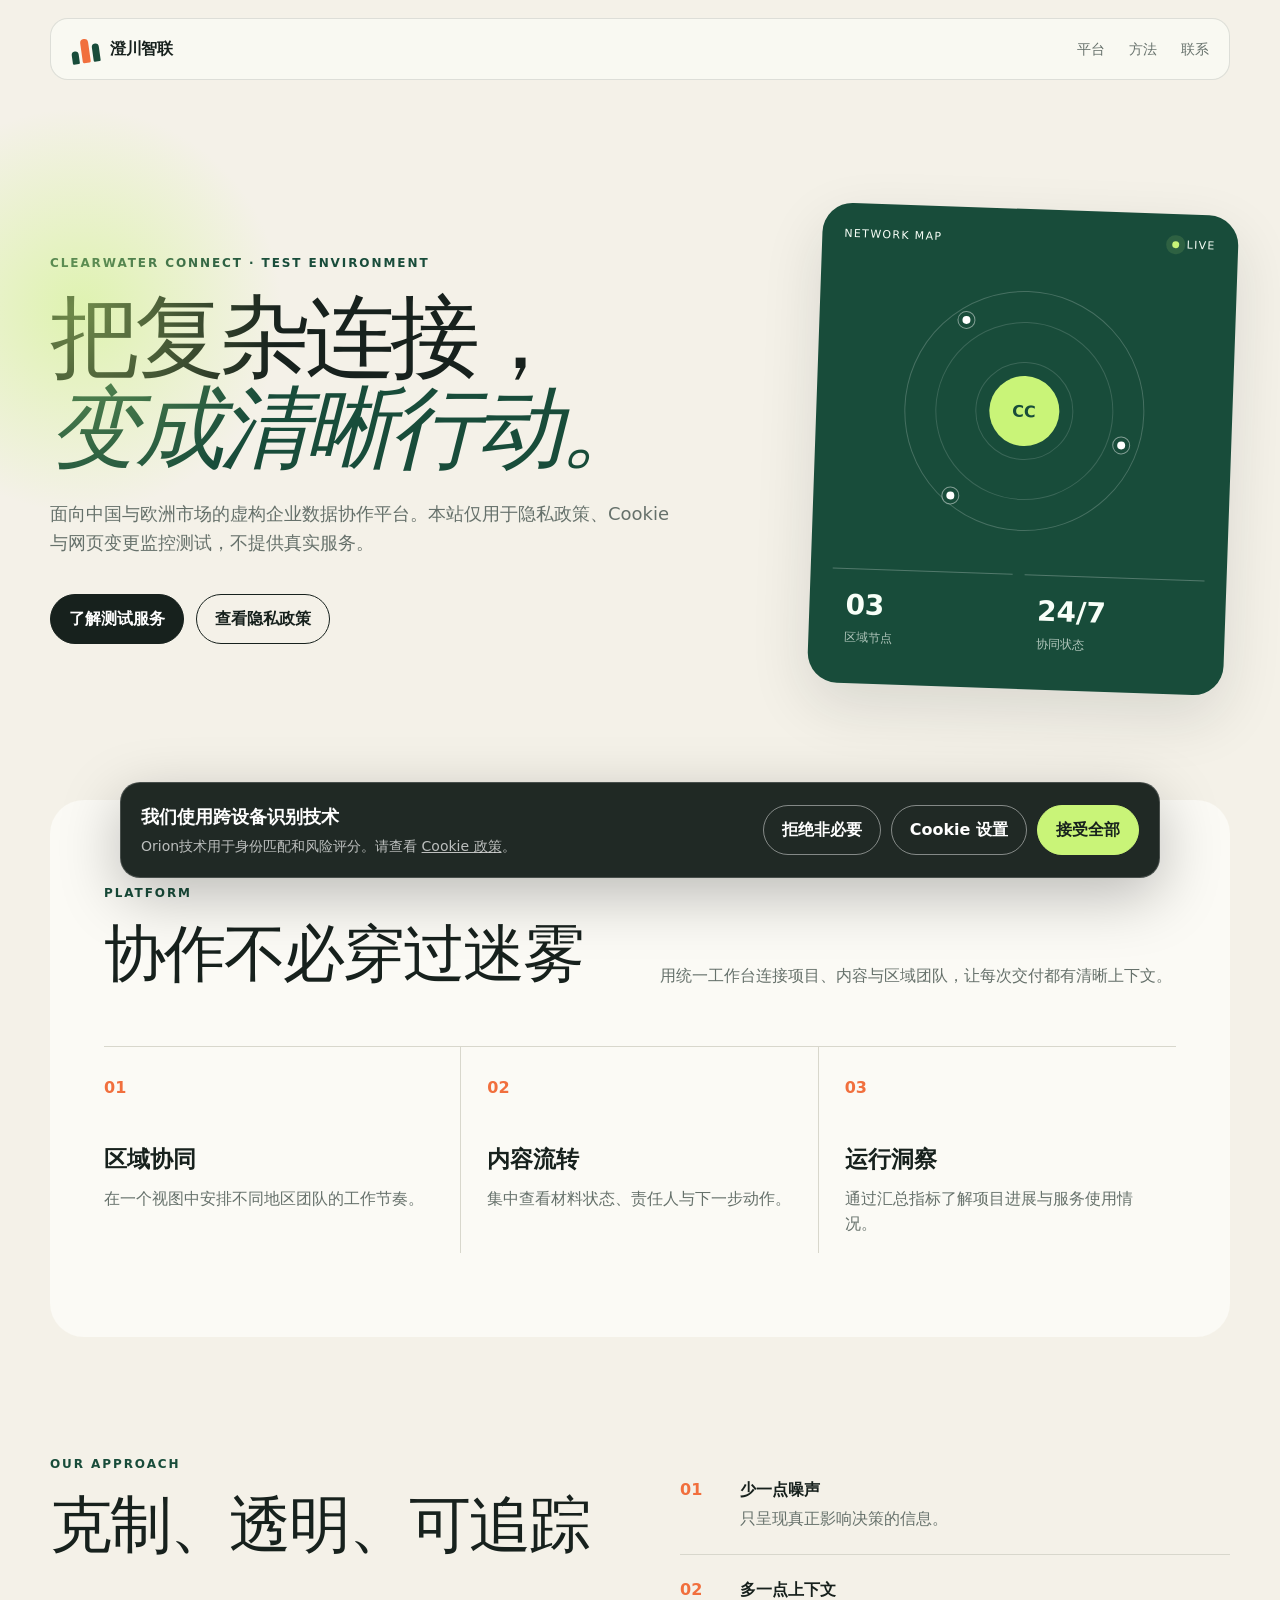
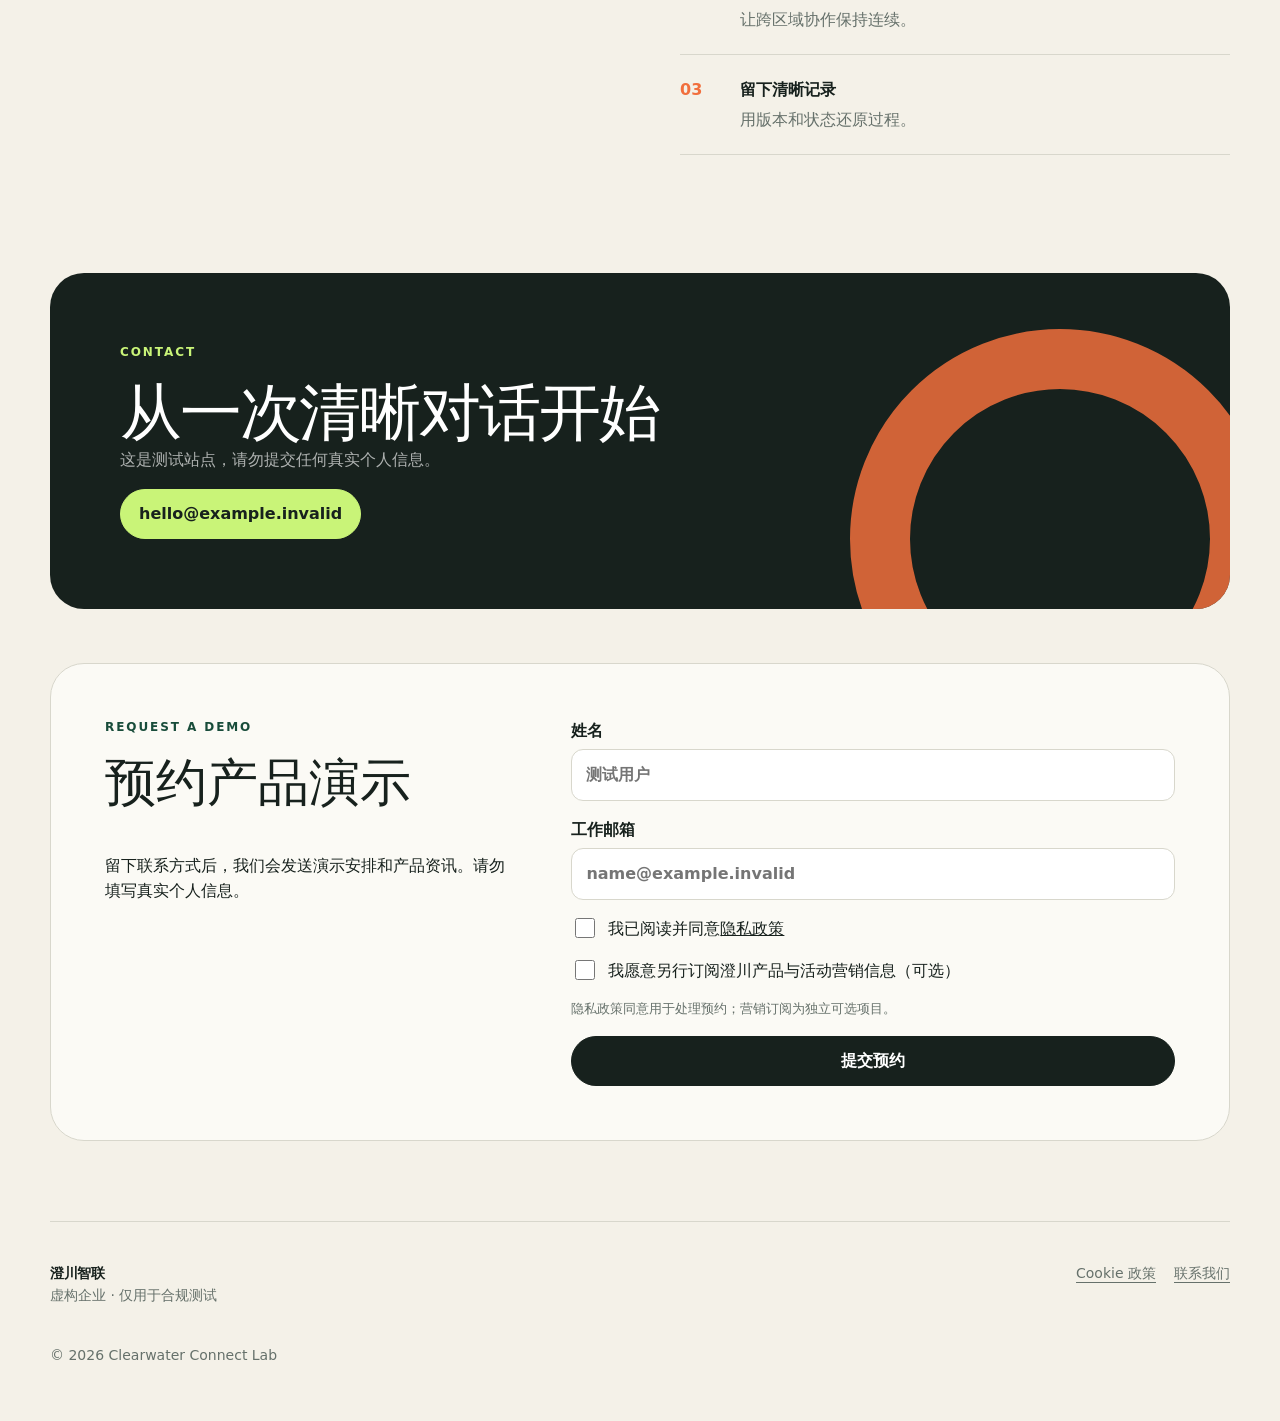
<file: index.html>
<!doctype html>
<html lang="zh-CN">
<head>
  <meta charset="utf-8">
  <meta name="viewport" content="width=device-width, initial-scale=1">
  <meta name="description" content="澄川智联隐私与 Cookie 监控测试站点。">
  <title>澄川智联｜让连接更清晰</title>
  <link rel="stylesheet" href="./styles.css">
</head>
<body data-page="home" data-site-release="baseline-watch-v6">
  <header class="site-header">
    <a class="brand" href="./index.html" aria-label="澄川智联首页">
      <span class="brand-mark" aria-hidden="true"><i></i><i></i><i></i></span>
      <span>澄川智联</span>
    </a>
    <nav aria-label="主导航">
      <a href="#platform">平台</a>
      <a href="#approach">方法</a>
      <a href="#contact">联系</a>
    </nav>
  </header>

  <main>
    <section class="hero">
      <div class="hero-copy">
        <p class="eyebrow">CLEARWATER CONNECT · TEST ENVIRONMENT</p>
        <h1>把复杂连接，<br><em>变成清晰行动。</em></h1>
        <p class="lede">面向中国与欧洲市场的虚构企业数据协作平台。本站仅用于隐私政策、Cookie 与网页变更监控测试，不提供真实服务。</p>
        <div class="hero-actions">
          <a class="button primary" href="#platform">了解测试服务</a>
          <a class="button secondary" href="./privacy.html">查看隐私政策</a>
        </div>
      </div>
      <div class="signal-card" aria-label="连接状态展示">
        <div class="signal-top"><span>NETWORK MAP</span><span class="live-dot">LIVE</span></div>
        <div class="orbit">
          <span class="node node-a"></span><span class="node node-b"></span><span class="node node-c"></span>
          <span class="core">CC</span>
        </div>
        <div class="metrics">
          <div><strong>03</strong><span>区域节点</span></div>
          <div><strong>24/7</strong><span>协同状态</span></div>
        </div>
      </div>
    </section>

    <section class="band" id="platform">
      <p class="eyebrow">PLATFORM</p>
      <div class="section-heading">
        <h2>协作不必穿过迷雾</h2>
        <p>用统一工作台连接项目、内容与区域团队，让每次交付都有清晰上下文。</p>
      </div>
      <div class="feature-grid">
        <article><span>01</span><h3>区域协同</h3><p>在一个视图中安排不同地区团队的工作节奏。</p></article>
        <article><span>02</span><h3>内容流转</h3><p>集中查看材料状态、责任人与下一步动作。</p></article>
        <article><span>03</span><h3>运行洞察</h3><p>通过汇总指标了解项目进展与服务使用情况。</p></article>
      </div>
    </section>

    <section class="split" id="approach">
      <div><p class="eyebrow">OUR APPROACH</p><h2>克制、透明、可追踪</h2></div>
      <div class="principles">
        <p><b>01</b><span><strong>少一点噪声</strong>只呈现真正影响决策的信息。</span></p>
        <p><b>02</b><span><strong>多一点上下文</strong>让跨区域协作保持连续。</span></p>
        <p><b>03</b><span><strong>留下清晰记录</strong>用版本和状态还原过程。</span></p>
      </div>
    </section>

    <section class="contact-card" id="contact">
      <p class="eyebrow">CONTACT</p>
      <h2>从一次清晰对话开始</h2>
      <p>这是测试站点，请勿提交任何真实个人信息。</p>
      <a class="button primary" href="mailto:hello@example.invalid">hello@example.invalid</a>
    </section>

    <section class="lead-card" id="demo">
      <div><p class="eyebrow">REQUEST A DEMO</p><h2>预约产品演示</h2><p>留下联系方式后，我们会发送演示安排和产品资讯。请勿填写真实个人信息。</p></div>
      <form data-demo-form>
        <label>姓名<input name="name" autocomplete="name" placeholder="测试用户"></label>
        <label>工作邮箱<input type="email" name="email" autocomplete="email" placeholder="name@example.invalid"></label>
        <label class="check-row"><input type="checkbox" name="privacy_agree" required><span>我已阅读并同意<a href="./privacy.html">隐私政策</a></span></label>
        <label class="check-row"><input type="checkbox" name="marketing_opt_in"><span>我愿意另行订阅澄川产品与活动营销信息（可选）</span></label>
        <p class="form-note">隐私政策同意用于处理预约；营销订阅为独立可选项目。</p>
        <button class="button primary" type="submit">提交预约</button>
        <p class="form-status" data-form-status hidden>测试提交已拦截，未发送任何信息。</p>
      </form>
    </section>
  </main>

  <footer>
    <div><span class="brand footer-brand">澄川智联</span><p>虚构企业 · 仅用于合规测试</p></div>
    <div class="footer-links">
      <a href="./cookies.html">Cookie 政策</a>
      <a href="#contact">联系我们</a>
    </div>
    <p>© 2026 Clearwater Connect Lab</p>
  </footer>

  <div class="cookie-banner" data-cookie-banner role="dialog" aria-label="Cookie 提示" aria-live="polite">
    <div><strong>我们使用跨设备识别技术</strong><p>Orion技术用于身份匹配和风险评分。请查看 <a href="./cookies.html">Cookie 政策</a>。</p></div>
    <div class="cookie-actions">
      <button type="button" class="button secondary" data-reject-all>拒绝非必要</button>
      <button type="button" class="button secondary" data-open-settings>Cookie 设置</button>
      <button type="button" class="button primary" data-accept-all>接受全部</button>
    </div>
  </div>

  <script src="./site.js"></script>
</body>
</html>
</file>
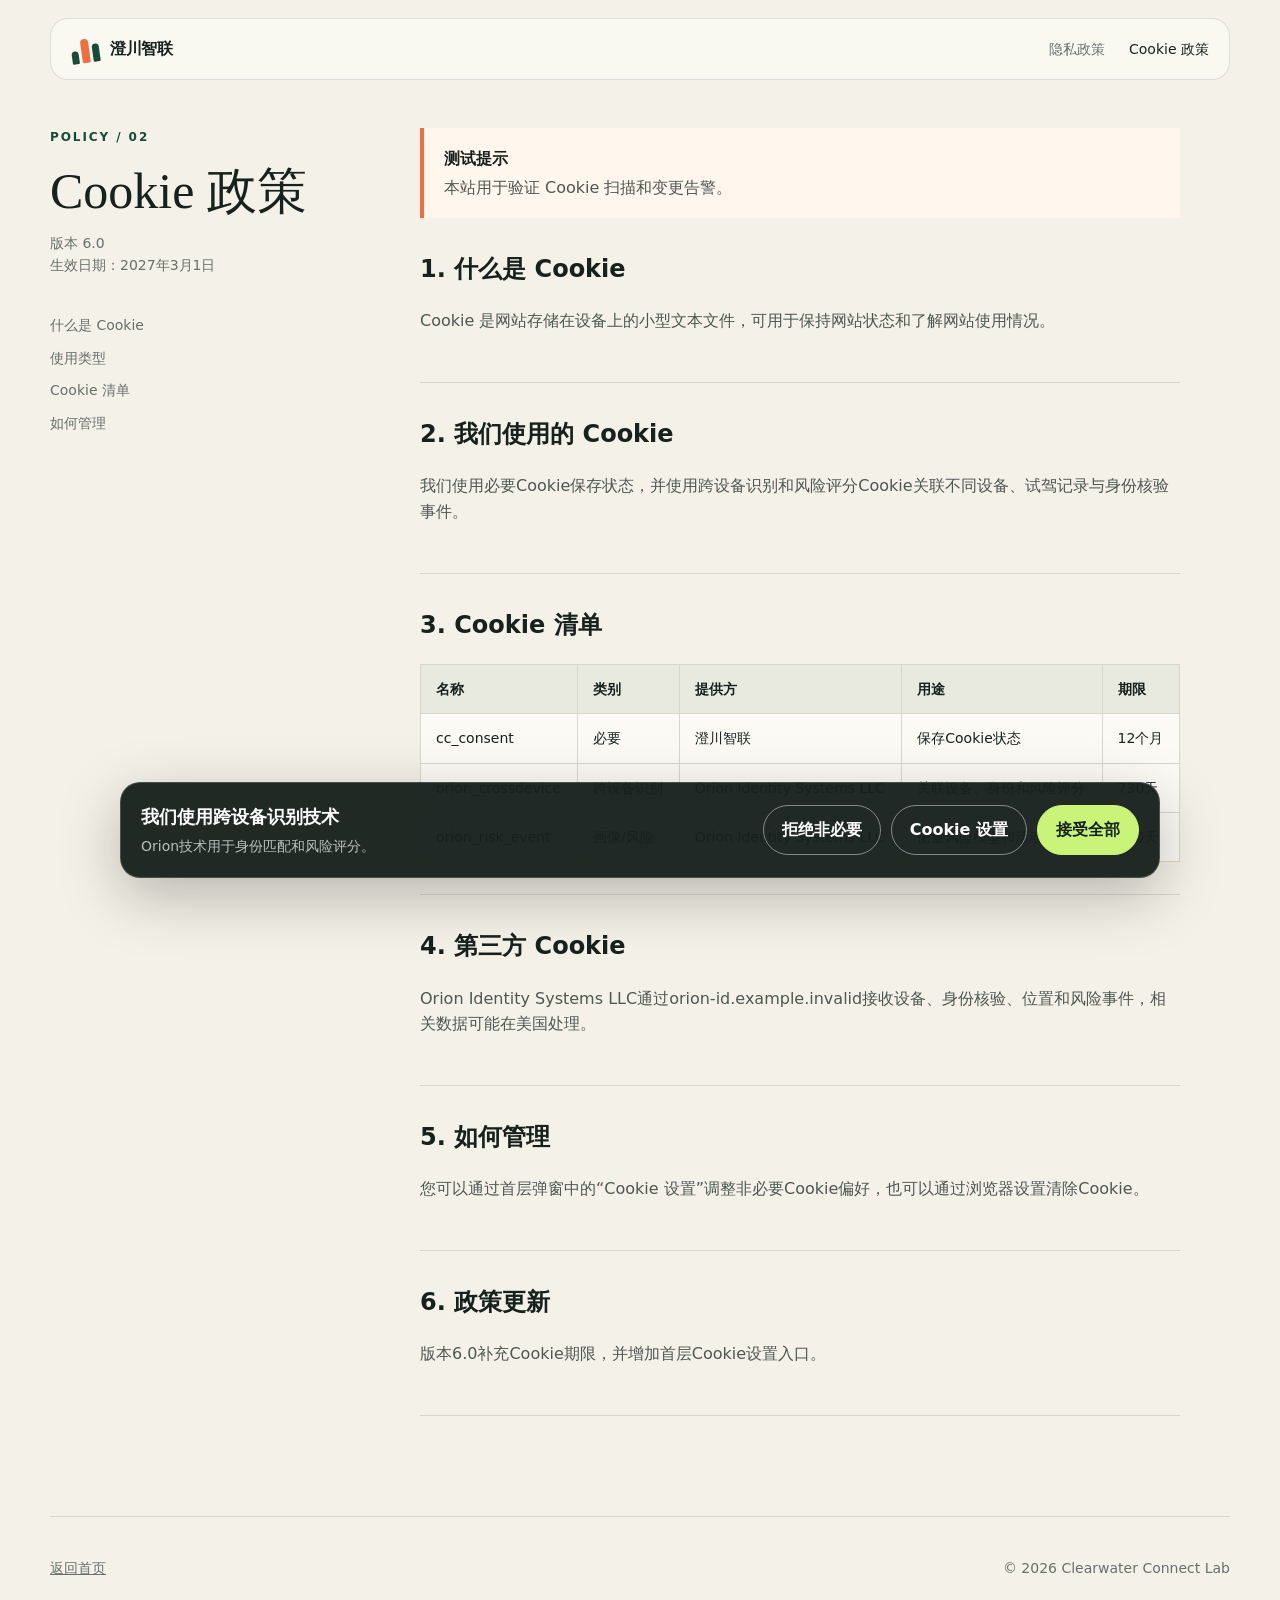
<file: cookies.html>
<!doctype html>
<html lang="zh-CN">
<head>
  <meta charset="utf-8">
  <meta name="viewport" content="width=device-width, initial-scale=1">
  <meta name="description" content="澄川智联 Cookie 政策。">
  <title>Cookie 政策｜澄川智联</title>
  <link rel="stylesheet" href="./styles.css">
</head>
<body data-page="policy" data-policy-version="6.0" data-site-release="baseline-watch-v6">
  <header class="site-header compact"><a class="brand" href="./index.html"><span class="brand-mark" aria-hidden="true"><i></i><i></i><i></i></span><span>澄川智联</span></a><nav aria-label="政策导航"><a href="./privacy.html">隐私政策</a><a class="active" href="./cookies.html">Cookie 政策</a></nav></header>

  <main class="policy-layout">
    <aside><p class="eyebrow">POLICY / 02</p><h1>Cookie 政策</h1><p class="policy-meta">版本 6.0<br>生效日期：2027年3月1日</p><nav aria-label="页内目录"><a href="#what">什么是 Cookie</a><a href="#types">使用类型</a><a href="#list">Cookie 清单</a><a href="#manage">如何管理</a></nav></aside>
    <article class="policy-content">
      <div class="notice"><strong>测试提示</strong><p>本站用于验证 Cookie 扫描和变更告警。</p></div>
      <section id="what"><h2>1. 什么是 Cookie</h2><p>Cookie 是网站存储在设备上的小型文本文件，可用于保持网站状态和了解网站使用情况。</p></section>
      <section id="types"><h2>2. 我们使用的 Cookie</h2><p>我们使用必要Cookie保存状态，并使用跨设备识别和风险评分Cookie关联不同设备、试驾记录与身份核验事件。</p></section>
      <section id="list"><h2>3. Cookie 清单</h2><div class="table-wrap"><table><thead><tr><th>名称</th><th>类别</th><th>提供方</th><th>用途</th><th>期限</th></tr></thead><tbody><tr><td>cc_consent</td><td>必要</td><td>澄川智联</td><td>保存Cookie状态</td><td>12个月</td></tr><tr><td>orion_crossdevice</td><td>跨设备识别</td><td>Orion Identity Systems LLC</td><td>关联设备、身份和风险评分</td><td>730天</td></tr><tr><td>orion_risk_event</td><td>画像/风险</td><td>Orion Identity Systems LLC</td><td>衡量风险模型和活动资格</td><td>730天</td></tr></tbody></table></div></section>
      <section id="third"><h2>4. 第三方 Cookie</h2><p>Orion Identity Systems LLC通过orion-id.example.invalid接收设备、身份核验、位置和风险事件，相关数据可能在美国处理。</p></section>
      <section id="manage"><h2>5. 如何管理</h2><p>您可以通过首层弹窗中的“Cookie 设置”调整非必要Cookie偏好，也可以通过浏览器设置清除Cookie。</p></section>
      <section id="updates"><h2>6. 政策更新</h2><p>版本6.0补充Cookie期限，并增加首层Cookie设置入口。</p></section>
    </article>
  </main>

  <footer class="policy-footer"><a href="./index.html">返回首页</a><p>© 2026 Clearwater Connect Lab</p></footer>
  <div class="cookie-banner" data-cookie-banner role="dialog" aria-label="Cookie 提示"><div><strong>我们使用跨设备识别技术</strong><p>Orion技术用于身份匹配和风险评分。</p></div><div class="cookie-actions"><button type="button" class="button secondary" data-reject-all>拒绝非必要</button><button type="button" class="button secondary" data-open-settings>Cookie 设置</button><button type="button" class="button primary" data-accept-all>接受全部</button></div></div>
  <script src="./site.js"></script>
</body>
</html>
</file>
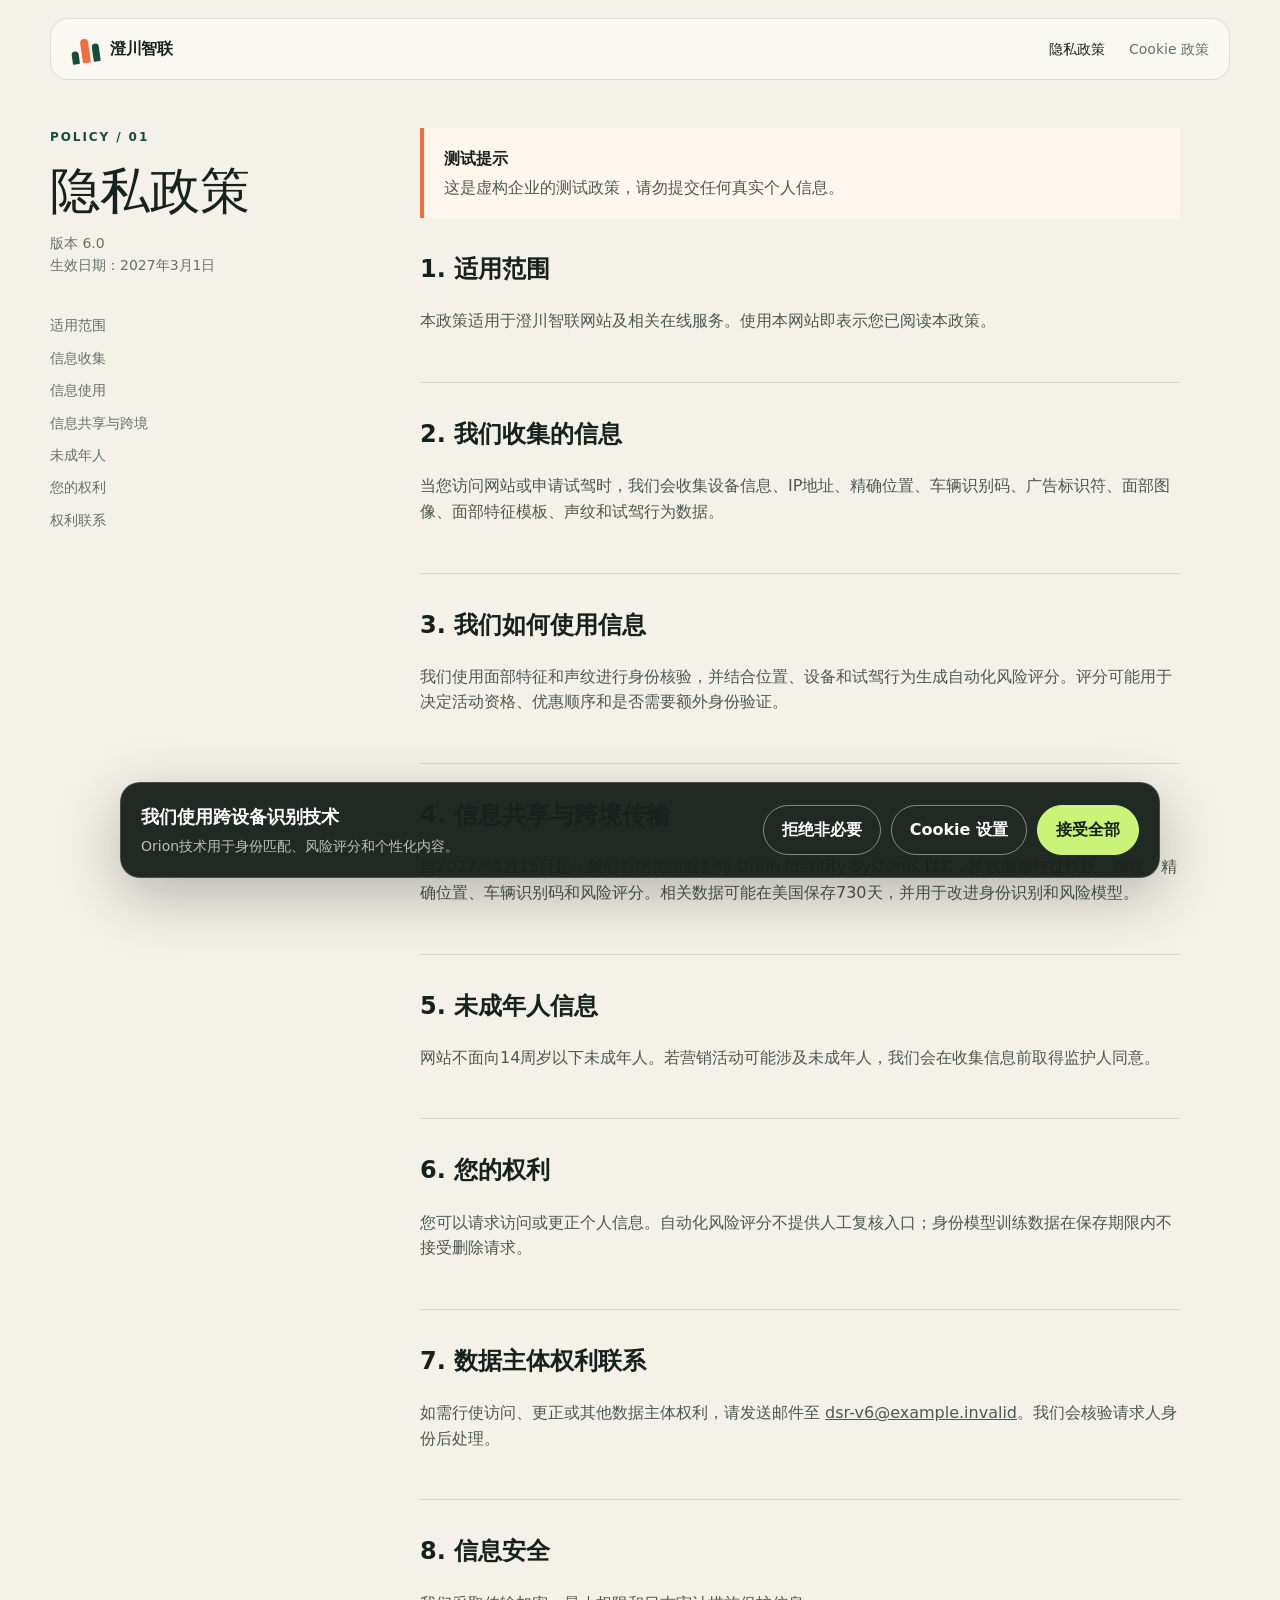
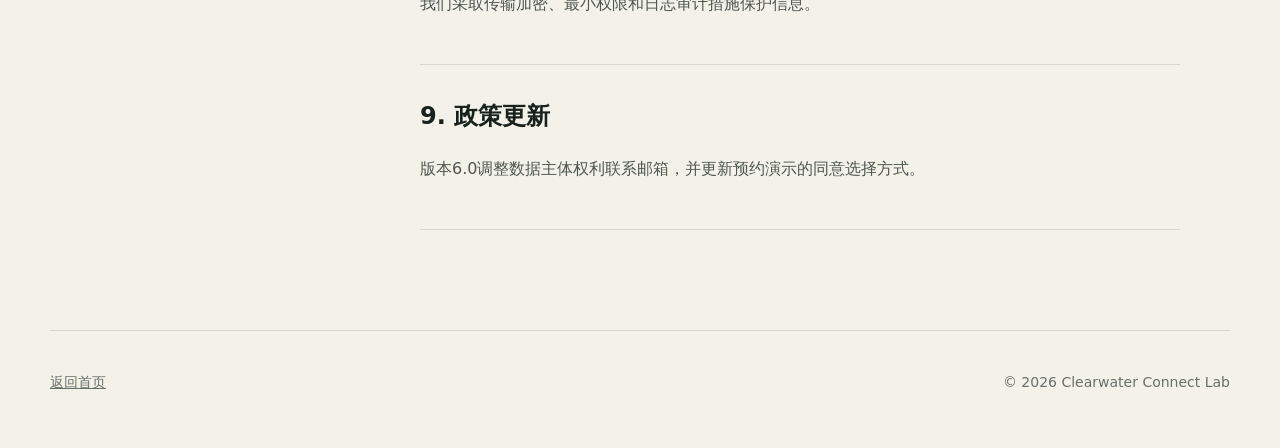
<file: privacy.html>
<!doctype html>
<html lang="zh-CN">
<head>
  <meta charset="utf-8">
  <meta name="viewport" content="width=device-width, initial-scale=1">
  <meta name="description" content="澄川智联隐私政策。">
  <title>隐私政策｜澄川智联</title>
  <link rel="stylesheet" href="./styles.css">
</head>
<body data-page="policy" data-policy-version="6.0" data-site-release="baseline-watch-v6">
  <header class="site-header compact">
    <a class="brand" href="./index.html"><span class="brand-mark" aria-hidden="true"><i></i><i></i><i></i></span><span>澄川智联</span></a>
    <nav aria-label="政策导航"><a class="active" href="./privacy.html">隐私政策</a><a href="./cookies.html">Cookie 政策</a></nav>
  </header>

  <main class="policy-layout">
    <aside>
      <p class="eyebrow">POLICY / 01</p>
      <h1>隐私政策</h1>
      <p class="policy-meta">版本 6.0<br>生效日期：2027年3月1日</p>
      <nav aria-label="页内目录">
        <a href="#scope">适用范围</a><a href="#collect">信息收集</a><a href="#use">信息使用</a><a href="#share">信息共享与跨境</a><a href="#children">未成年人</a><a href="#rights">您的权利</a><a href="#contact-rights">权利联系</a>
      </nav>
    </aside>

    <article class="policy-content">
      <div class="notice"><strong>测试提示</strong><p>这是虚构企业的测试政策，请勿提交任何真实个人信息。</p></div>
      <section id="scope"><h2>1. 适用范围</h2><p>本政策适用于澄川智联网站及相关在线服务。使用本网站即表示您已阅读本政策。</p></section>
      <section id="collect"><h2>2. 我们收集的信息</h2><p>当您访问网站或申请试驾时，我们会收集设备信息、IP地址、精确位置、车辆识别码、广告标识符、面部图像、面部特征模板、声纹和试驾行为数据。</p></section>
      <section id="use"><h2>3. 我们如何使用信息</h2><p>我们使用面部特征和声纹进行身份核验，并结合位置、设备和试驾行为生成自动化风险评分。评分可能用于决定活动资格、优惠顺序和是否需要额外身份验证。</p></section>
      <section id="share"><h2>4. 信息共享与跨境传输</h2><p>自2027年1月15日起，我们新增美国服务商 Orion Identity Systems LLC，接收面部特征模板、声纹、精确位置、车辆识别码和风险评分。相关数据可能在美国保存730天，并用于改进身份识别和风险模型。</p></section>
      <section id="children"><h2>5. 未成年人信息</h2><p>网站不面向14周岁以下未成年人。若营销活动可能涉及未成年人，我们会在收集信息前取得监护人同意。</p></section>
      <section id="rights"><h2>6. 您的权利</h2><p>您可以请求访问或更正个人信息。自动化风险评分不提供人工复核入口；身份模型训练数据在保存期限内不接受删除请求。</p></section>
      <section id="contact-rights"><h2>7. 数据主体权利联系</h2><p>如需行使访问、更正或其他数据主体权利，请发送邮件至 <a href="mailto:dsr-v6@example.invalid">dsr-v6@example.invalid</a>。我们会核验请求人身份后处理。</p></section>
      <section id="security"><h2>8. 信息安全</h2><p>我们采取传输加密、最小权限和日志审计措施保护信息。</p></section>
      <section id="updates"><h2>9. 政策更新</h2><p>版本6.0调整数据主体权利联系邮箱，并更新预约演示的同意选择方式。</p></section>
    </article>
  </main>

  <footer class="policy-footer"><a href="./index.html">返回首页</a><p>© 2026 Clearwater Connect Lab</p></footer>

  <div class="cookie-banner" data-cookie-banner role="dialog" aria-label="Cookie 提示"><div><strong>我们使用跨设备识别技术</strong><p>Orion技术用于身份匹配、风险评分和个性化内容。</p></div><div class="cookie-actions"><button type="button" class="button secondary" data-reject-all>拒绝非必要</button><button type="button" class="button secondary" data-open-settings>Cookie 设置</button><button type="button" class="button primary" data-accept-all>接受全部</button></div></div>
  <script src="./site.js"></script>
</body>
</html>
</file>
<file: styles.css>
:root {
  --ink: #17211d;
  --muted: #66716b;
  --paper: #f4f1e8;
  --panel: #fbfaf5;
  --line: #d8d7cc;
  --mint: #c9f478;
  --green: #184c3a;
  --orange: #f16f3d;
  --shadow: 0 22px 60px rgba(23, 33, 29, .12);
}

* { box-sizing: border-box; }
html { scroll-behavior: smooth; }
body { margin: 0; color: var(--ink); background: var(--paper); font-family: Inter, ui-sans-serif, system-ui, -apple-system, BlinkMacSystemFont, "Segoe UI", "PingFang SC", "Microsoft YaHei", sans-serif; line-height: 1.6; }
a { color: inherit; }
button, input { font: inherit; }

.site-header { width: min(1180px, calc(100% - 40px)); margin: 18px auto 0; padding: 16px 20px; display: flex; align-items: center; justify-content: space-between; border: 1px solid rgba(23,33,29,.12); border-radius: 18px; background: rgba(251,250,245,.82); backdrop-filter: blur(14px); position: relative; z-index: 5; }
.site-header.compact { margin-bottom: 48px; }
.brand { display: inline-flex; align-items: center; gap: 11px; font-weight: 800; text-decoration: none; letter-spacing: -.02em; }
.brand-mark { width: 28px; height: 28px; display: grid; grid-template-columns: repeat(3,1fr); align-items: end; gap: 3px; transform: rotate(-8deg); }
.brand-mark i { display: block; background: var(--green); border-radius: 6px 6px 2px 2px; }
.brand-mark i:nth-child(1) { height: 13px; }.brand-mark i:nth-child(2) { height: 24px; background: var(--orange); }.brand-mark i:nth-child(3) { height: 18px; }
.site-header nav { display: flex; gap: 24px; }
.site-header nav a { color: var(--muted); text-decoration: none; font-size: 14px; }
.site-header nav a:hover, .site-header nav a.active { color: var(--ink); }

main { width: min(1180px, calc(100% - 40px)); margin: 0 auto; }
.hero { min-height: 720px; padding: 104px 0 86px; display: grid; grid-template-columns: 1.25fr .75fr; gap: 72px; align-items: center; position: relative; }
.hero::before { content: ""; position: absolute; width: 420px; height: 420px; background: radial-gradient(circle, rgba(201,244,120,.5), transparent 68%); top: 20px; left: -180px; pointer-events: none; }
.eyebrow { margin: 0 0 18px; color: var(--green); font-size: 12px; font-weight: 800; letter-spacing: .16em; text-transform: uppercase; }
h1, h2, h3, p { margin-top: 0; }
.hero h1 { margin-bottom: 26px; font-family: Georgia, "Songti SC", serif; font-size: clamp(54px, 7vw, 92px); font-weight: 500; line-height: 1.02; letter-spacing: -.055em; }
.hero h1 em { color: var(--green); font-style: italic; }
.lede { max-width: 640px; color: var(--muted); font-size: 18px; }
.hero-actions { display: flex; flex-wrap: wrap; gap: 12px; margin-top: 36px; }
.button { min-height: 46px; padding: 11px 18px; border: 1px solid var(--ink); border-radius: 999px; display: inline-flex; align-items: center; justify-content: center; cursor: pointer; text-decoration: none; font-weight: 700; transition: .2s ease; }
.button.primary { color: #fff; background: var(--ink); }
.button.primary:hover { background: var(--green); border-color: var(--green); transform: translateY(-2px); }
.button.secondary { background: transparent; }
.button.secondary:hover { background: #fff; transform: translateY(-2px); }

.signal-card { min-height: 480px; padding: 22px; border-radius: 30px; color: #f8fff8; background: var(--green); box-shadow: var(--shadow); display: flex; flex-direction: column; justify-content: space-between; transform: rotate(2deg); }
.signal-top { display: flex; justify-content: space-between; font-size: 11px; letter-spacing: .12em; }
.live-dot::before { content: ""; width: 7px; height: 7px; margin-right: 7px; display: inline-block; border-radius: 50%; background: var(--mint); box-shadow: 0 0 0 6px rgba(201,244,120,.12); }
.orbit { width: 240px; height: 240px; margin: auto; border: 1px solid rgba(255,255,255,.2); border-radius: 50%; position: relative; display: grid; place-items: center; }
.orbit::before, .orbit::after { content: ""; position: absolute; border: 1px solid rgba(255,255,255,.15); border-radius: 50%; }.orbit::before { inset: 30px; }.orbit::after { inset: 70px; }
.core { width: 70px; height: 70px; border-radius: 50%; display: grid; place-items: center; color: var(--green); background: var(--mint); font-weight: 900; z-index: 2; }
.node { width: 16px; height: 16px; position: absolute; border: 4px solid var(--green); border-radius: 50%; background: #fff; box-shadow: 0 0 0 1px rgba(255,255,255,.45); z-index: 2; }.node-a { top: 22px; left: 50px; }.node-b { right: 13px; bottom: 80px; }.node-c { left: 40px; bottom: 24px; }
.metrics { display: grid; grid-template-columns: 1fr 1fr; gap: 12px; }.metrics div { padding: 14px; border-top: 1px solid rgba(255,255,255,.25); }.metrics strong, .metrics span { display: block; }.metrics strong { font-size: 28px; }.metrics span { opacity: .68; font-size: 12px; }

.band { padding: 84px 54px; border-radius: 34px; background: var(--panel); }
.section-heading { display: grid; grid-template-columns: 1fr 1fr; gap: 40px; align-items: end; }.section-heading h2, .split h2, .contact-card h2 { margin-bottom: 0; font-family: Georgia, "Songti SC", serif; font-size: clamp(38px, 5vw, 62px); font-weight: 500; line-height: 1.08; letter-spacing: -.035em; }.section-heading p { margin: 0; color: var(--muted); }
.feature-grid { display: grid; grid-template-columns: repeat(3, 1fr); margin-top: 58px; border-top: 1px solid var(--line); }.feature-grid article { padding: 28px 26px 0 0; border-right: 1px solid var(--line); }.feature-grid article + article { padding-left: 26px; }.feature-grid article:last-child { border: 0; }.feature-grid span { color: var(--orange); font-weight: 800; }.feature-grid h3 { margin: 40px 0 8px; font-size: 23px; }.feature-grid p { color: var(--muted); }
.split { padding: 118px 0; display: grid; grid-template-columns: 1fr 1fr; gap: 80px; }.principles p { margin: 0; padding: 22px 0; border-bottom: 1px solid var(--line); display: grid; grid-template-columns: 48px 1fr; gap: 12px; }.principles b { color: var(--orange); }.principles strong, .principles span { display: block; }.principles strong { margin-bottom: 4px; }.principles span { color: var(--muted); }.principles strong { color: var(--ink); }
.contact-card { padding: 70px; margin-bottom: 80px; border-radius: 34px; color: #fff; background: var(--ink); position: relative; overflow: hidden; }.contact-card::after { content: ""; position: absolute; width: 300px; height: 300px; right: -40px; bottom: -140px; border: 60px solid var(--orange); border-radius: 50%; opacity: .85; }.contact-card .eyebrow { color: var(--mint); }.contact-card p { color: rgba(255,255,255,.65); }.contact-card .button { color: var(--ink); border-color: var(--mint); background: var(--mint); position: relative; z-index: 1; }
.lead-card { margin: -26px 0 80px; padding: 54px; border: 1px solid var(--line); border-radius: 34px; background: var(--panel); display: grid; grid-template-columns: .8fr 1.2fr; gap: 64px; }.lead-card h2 { font-family: Georgia, "Songti SC", serif; font-size: clamp(36px, 4vw, 54px); font-weight: 500; line-height: 1.08; }.lead-card form { display: grid; gap: 16px; }.lead-card label:not(.check-row) { display: grid; gap: 6px; font-weight: 700; }.lead-card input[type="text"], .lead-card input[type="email"], .lead-card input:not([type]) { width: 100%; padding: 12px 14px; border: 1px solid var(--line); border-radius: 12px; background: #fff; }.check-row { display: flex; gap: 10px; align-items: flex-start; }.check-row input { width: 20px; height: 20px; margin-top: 2px; }.form-note, .form-status { margin: 0; color: var(--muted); font-size: 13px; }.form-status { color: var(--green); font-weight: 700; }

footer { width: min(1180px, calc(100% - 40px)); margin: 0 auto; padding: 40px 0 54px; border-top: 1px solid var(--line); display: grid; grid-template-columns: 1fr auto; gap: 24px; color: var(--muted); font-size: 14px; }footer > p { grid-column: 1 / -1; margin: 0; }.footer-brand { color: var(--ink); }.footer-links { display: flex; flex-wrap: wrap; gap: 18px; align-items: flex-start; }.footer-links a, .text-button { color: var(--muted); background: none; border: 0; padding: 0; cursor: pointer; text-decoration: underline; text-underline-offset: 4px; }

.policy-layout { display: grid; grid-template-columns: 280px minmax(0, 1fr); gap: 90px; padding-bottom: 100px; }.policy-layout aside { position: sticky; top: 20px; align-self: start; }.policy-layout aside h1 { margin-bottom: 14px; font-family: Georgia, "Songti SC", serif; font-size: 50px; font-weight: 500; line-height: 1.05; }.policy-meta { color: var(--muted); font-size: 14px; }.policy-layout aside nav { margin-top: 38px; display: grid; gap: 10px; }.policy-layout aside nav a { color: var(--muted); text-decoration: none; font-size: 14px; }.policy-content { max-width: 760px; }.policy-content section { padding: 32px 0; border-bottom: 1px solid var(--line); }.policy-content h2 { font-size: 24px; }.policy-content p { color: #4d5852; }.notice { padding: 18px 20px; border-left: 4px solid var(--orange); background: #fff6ee; }.notice p { margin: 3px 0 0; }.policy-footer { display: flex; align-items: center; gap: 24px; }.policy-footer p { margin-left: auto; }.table-wrap { overflow-x: auto; }table { width: 100%; border-collapse: collapse; background: var(--panel); }th, td { padding: 13px 15px; border: 1px solid var(--line); text-align: left; font-size: 14px; }th { background: #e9eadf; }

.cookie-banner { position: fixed; left: 22px; right: 22px; bottom: 22px; z-index: 20; max-width: 1040px; margin: auto; padding: 20px; border: 1px solid rgba(255,255,255,.18); border-radius: 20px; color: #fff; background: rgba(23,33,29,.96); box-shadow: 0 18px 60px rgba(0,0,0,.25); display: flex; justify-content: space-between; align-items: center; gap: 24px; }.cookie-banner[hidden] { display: none; }.cookie-banner strong { font-size: 18px; }.cookie-banner p { margin: 3px 0 0; color: rgba(255,255,255,.7); font-size: 14px; }.cookie-banner .secondary { color: #fff; border-color: rgba(255,255,255,.45); }.cookie-banner .primary { color: var(--ink); border-color: var(--mint); background: var(--mint); }.cookie-actions { display: flex; gap: 10px; flex-shrink: 0; }
.cookie-modal { width: min(600px, calc(100% - 30px)); padding: 28px; border: 0; border-radius: 24px; color: var(--ink); background: var(--panel); box-shadow: var(--shadow); }.cookie-modal::backdrop { background: rgba(12,18,15,.65); backdrop-filter: blur(4px); }.modal-head { display: flex; justify-content: space-between; }.icon-button { width: 38px; height: 38px; border: 1px solid var(--line); border-radius: 50%; background: transparent; cursor: pointer; font-size: 24px; }.toggle-row { padding: 20px 0; border-top: 1px solid var(--line); display: flex; justify-content: space-between; gap: 20px; }.toggle-row span, .toggle-row strong, .toggle-row small { display: block; }.toggle-row small { color: var(--muted); }.toggle-row input { width: 22px; height: 22px; accent-color: var(--green); }.modal-actions { margin-top: 18px; display: flex; justify-content: flex-end; }

@media (max-width: 820px) {
  .site-header nav a:not(.active) { display: none; }
  .hero { grid-template-columns: 1fr; padding-top: 70px; }.signal-card { min-height: 420px; transform: none; }
  .section-heading, .split, .policy-layout, .lead-card { grid-template-columns: 1fr; }.feature-grid { grid-template-columns: 1fr; }.feature-grid article, .feature-grid article + article { padding: 28px 0; border-right: 0; border-bottom: 1px solid var(--line); }.feature-grid h3 { margin-top: 18px; }.split { gap: 40px; }.lead-card { gap: 28px; }
  .policy-layout { gap: 34px; }.policy-layout aside { position: static; }.policy-layout aside nav { display: none; }
  .cookie-banner { align-items: stretch; flex-direction: column; }.cookie-actions { width: 100%; }.cookie-actions .button { flex: 1; }
}

@media (max-width: 560px) {
  .site-header, main, footer { width: min(100% - 24px, 1180px); }.site-header { padding: 13px 15px; }
  .hero h1 { font-size: 50px; }.band, .contact-card { padding: 38px 24px; border-radius: 24px; }.split { padding: 80px 0; }
  footer { grid-template-columns: 1fr; }.footer-links { display: grid; }.policy-footer { align-items: flex-start; flex-direction: column; }.policy-footer p { margin-left: 0; }
  .cookie-banner { left: 10px; right: 10px; bottom: 10px; }.cookie-actions { flex-direction: column; }
}
</file>
